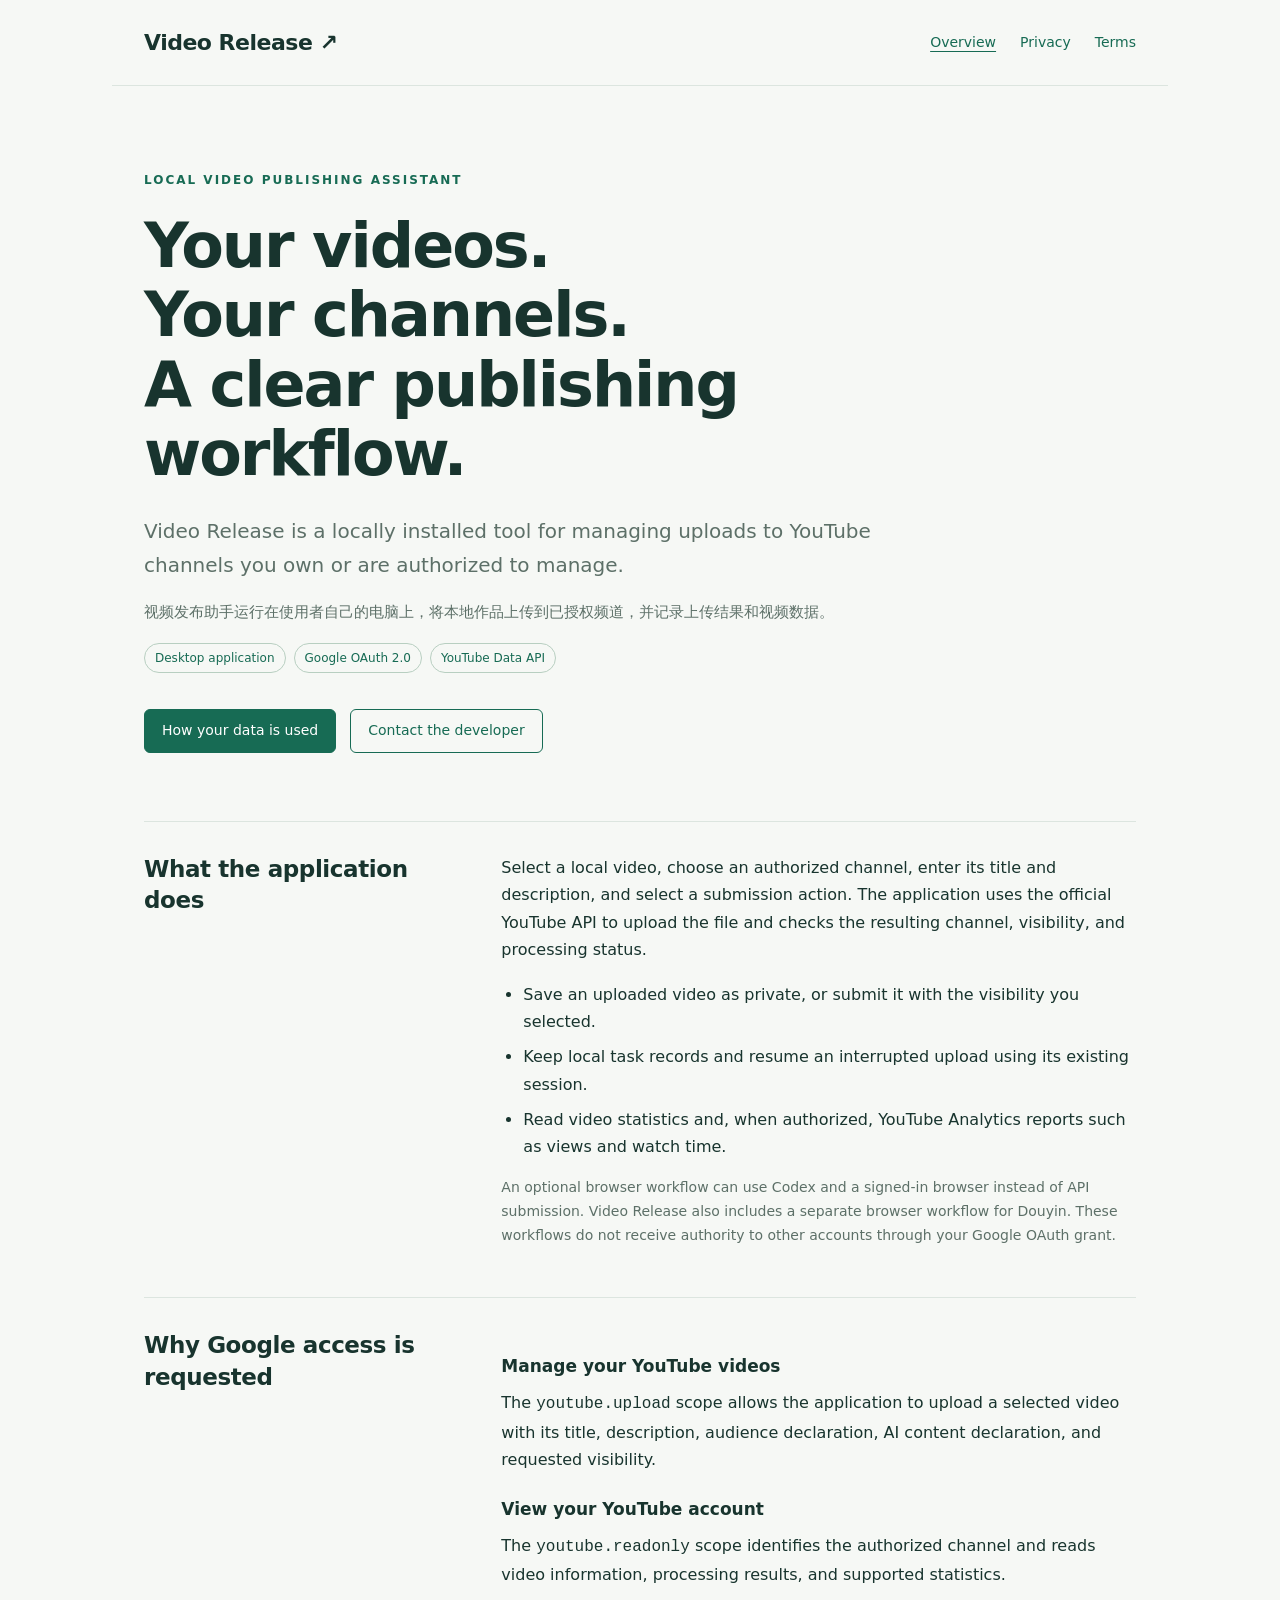
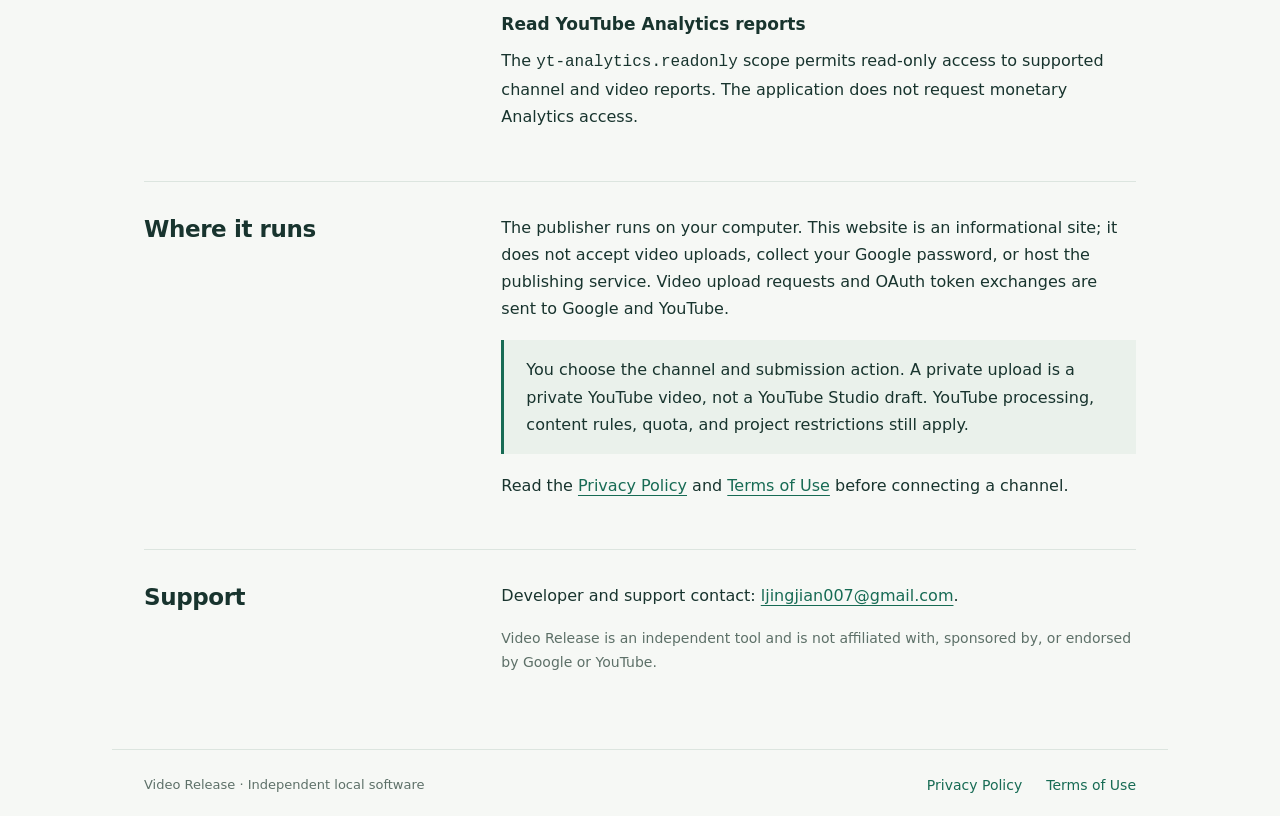
<file: index.html>
<!doctype html>
<html lang="en"><head><meta charset="utf-8"><meta name="google-site-verification" content="BJJw6mbGNAMxl_Zk59DR5GpTpWzTXizaQseOrsaJ6FQ" /><meta name="viewport" content="width=device-width, initial-scale=1"><meta name="description" content="Video Release is a local desktop assistant for uploading videos to YouTube channels you control and reviewing channel data."><title>Video Release — Local video publishing assistant</title><link rel="stylesheet" href="style.css"></head>
<body><header><a class="brand" href="index.html">Video Release ↗</a><nav aria-label="Main navigation"><a href="index.html" aria-current="page">Overview</a><a href="privacy.html">Privacy</a><a href="terms.html">Terms</a></nav></header>
<main><section class="hero"><p class="eyebrow">Local video publishing assistant</p><h1>Your videos.<br>Your channels.<br>A clear publishing workflow.</h1><p class="lead">Video Release is a locally installed tool for managing uploads to YouTube channels you own or are authorized to manage.</p><p class="zh" lang="zh-CN">视频发布助手运行在使用者自己的电脑上，将本地作品上传到已授权频道，并记录上传结果和视频数据。</p><div><span class="tag">Desktop application</span><span class="tag">Google OAuth 2.0</span><span class="tag">YouTube Data API</span></div><div class="anchor-links"><a class="button primary" href="privacy.html">How your data is used</a><a class="button" href="mailto:ljingjian007@gmail.com">Contact the developer</a></div></section>
<section class="row"><h2>What the application does</h2><div><p>Select a local video, choose an authorized channel, enter its title and description, and select a submission action. The application uses the official YouTube API to upload the file and checks the resulting channel, visibility, and processing status.</p><ul><li>Save an uploaded video as private, or submit it with the visibility you selected.</li><li>Keep local task records and resume an interrupted upload using its existing session.</li><li>Read video statistics and, when authorized, YouTube Analytics reports such as views and watch time.</li></ul><p class="subtle">An optional browser workflow can use Codex and a signed-in browser instead of API submission. Video Release also includes a separate browser workflow for Douyin. These workflows do not receive authority to other accounts through your Google OAuth grant.</p></div></section>
<section class="row"><h2>Why Google access is requested</h2><div><h3>Manage your YouTube videos</h3><p>The <code>youtube.upload</code> scope allows the application to upload a selected video with its title, description, audience declaration, AI content declaration, and requested visibility.</p><h3>View your YouTube account</h3><p>The <code>youtube.readonly</code> scope identifies the authorized channel and reads video information, processing results, and supported statistics.</p><h3>Read YouTube Analytics reports</h3><p>The <code>yt-analytics.readonly</code> scope permits read-only access to supported channel and video reports. The application does not request monetary Analytics access.</p></div></section>
<section class="row"><h2>Where it runs</h2><div><p>The publisher runs on your computer. This website is an informational site; it does not accept video uploads, collect your Google password, or host the publishing service. Video upload requests and OAuth token exchanges are sent to Google and YouTube.</p><p class="note">You choose the channel and submission action. A private upload is a private YouTube video, not a YouTube Studio draft. YouTube processing, content rules, quota, and project restrictions still apply.</p><p>Read the <a href="privacy.html">Privacy Policy</a> and <a href="terms.html">Terms of Use</a> before connecting a channel.</p></div></section>
<section class="row"><h2>Support</h2><div><p>Developer and support contact: <a href="mailto:ljingjian007@gmail.com">ljingjian007@gmail.com</a>.</p><p class="subtle">Video Release is an independent tool and is not affiliated with, sponsored by, or endorsed by Google or YouTube.</p></div></section></main>
<footer><p>Video Release · Independent local software</p><nav aria-label="Footer"><a href="privacy.html">Privacy Policy</a><a href="terms.html">Terms of Use</a></nav></footer></body></html>
</file>
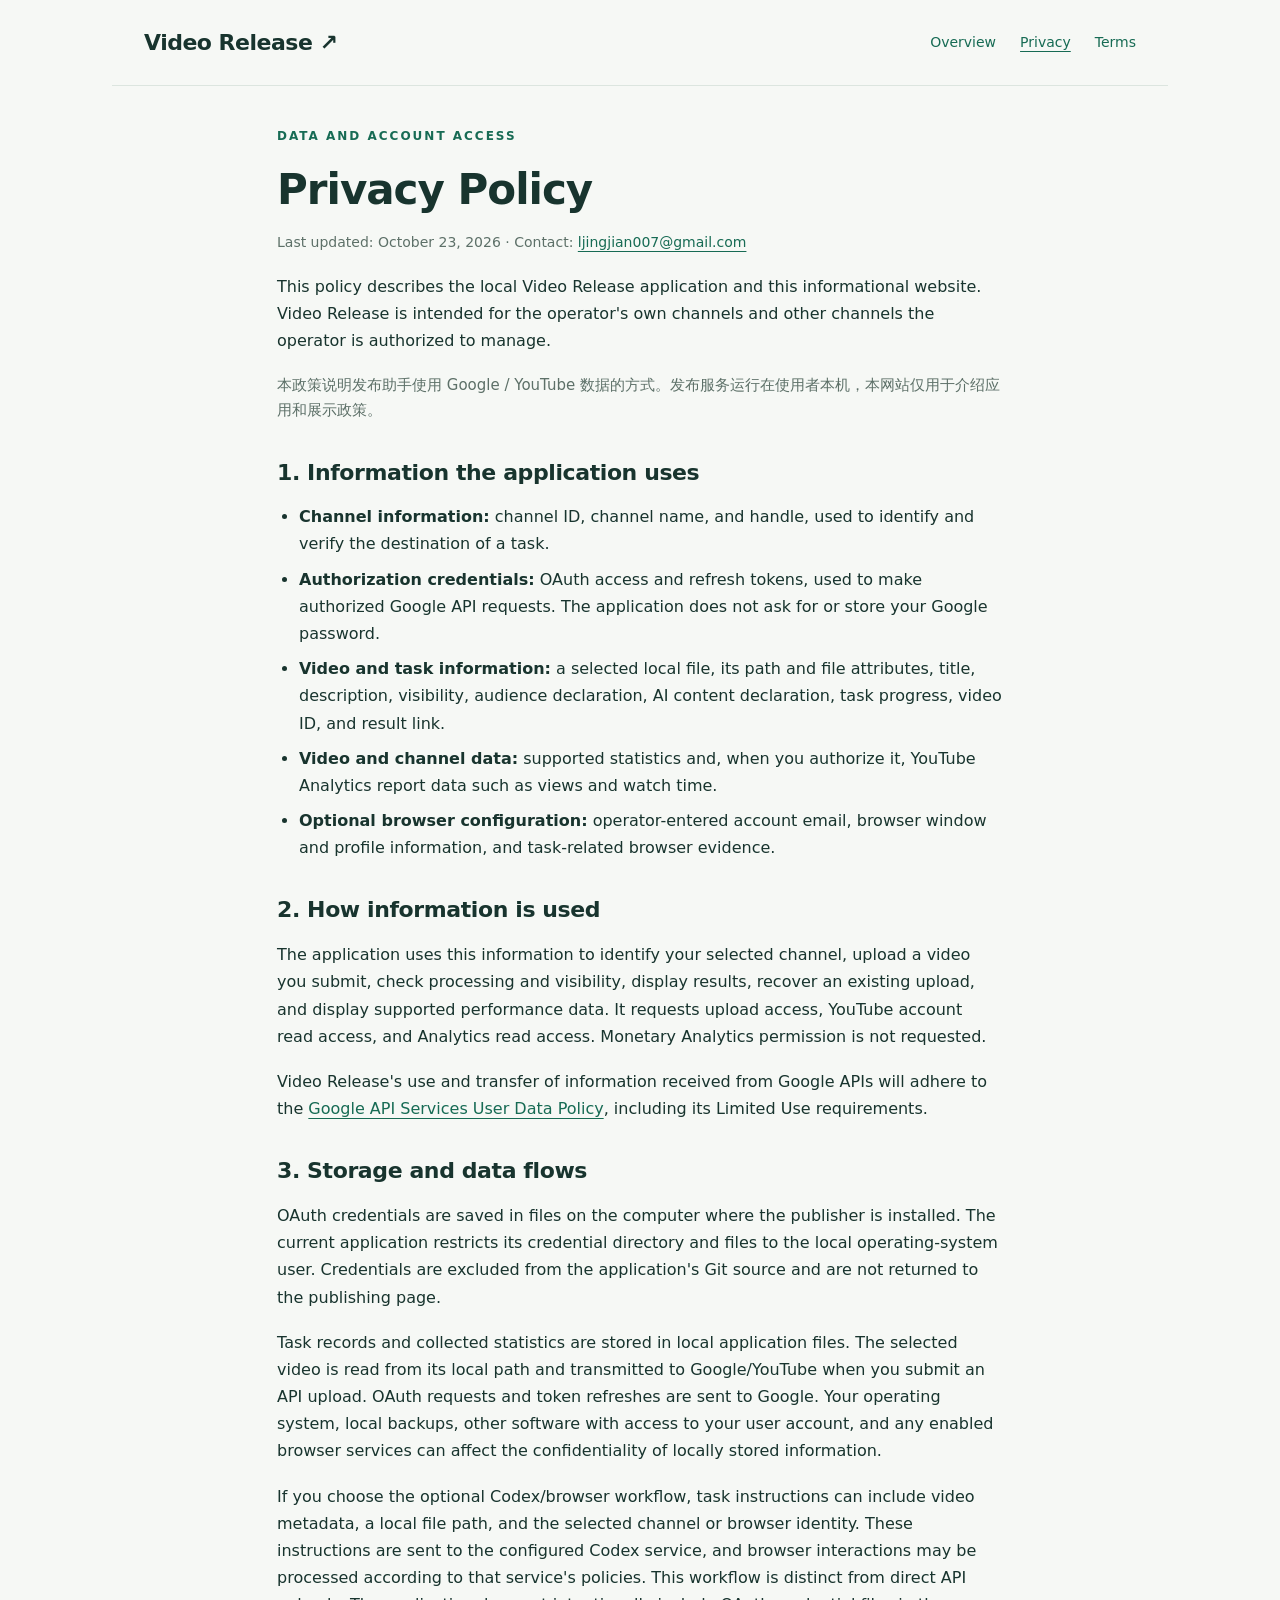
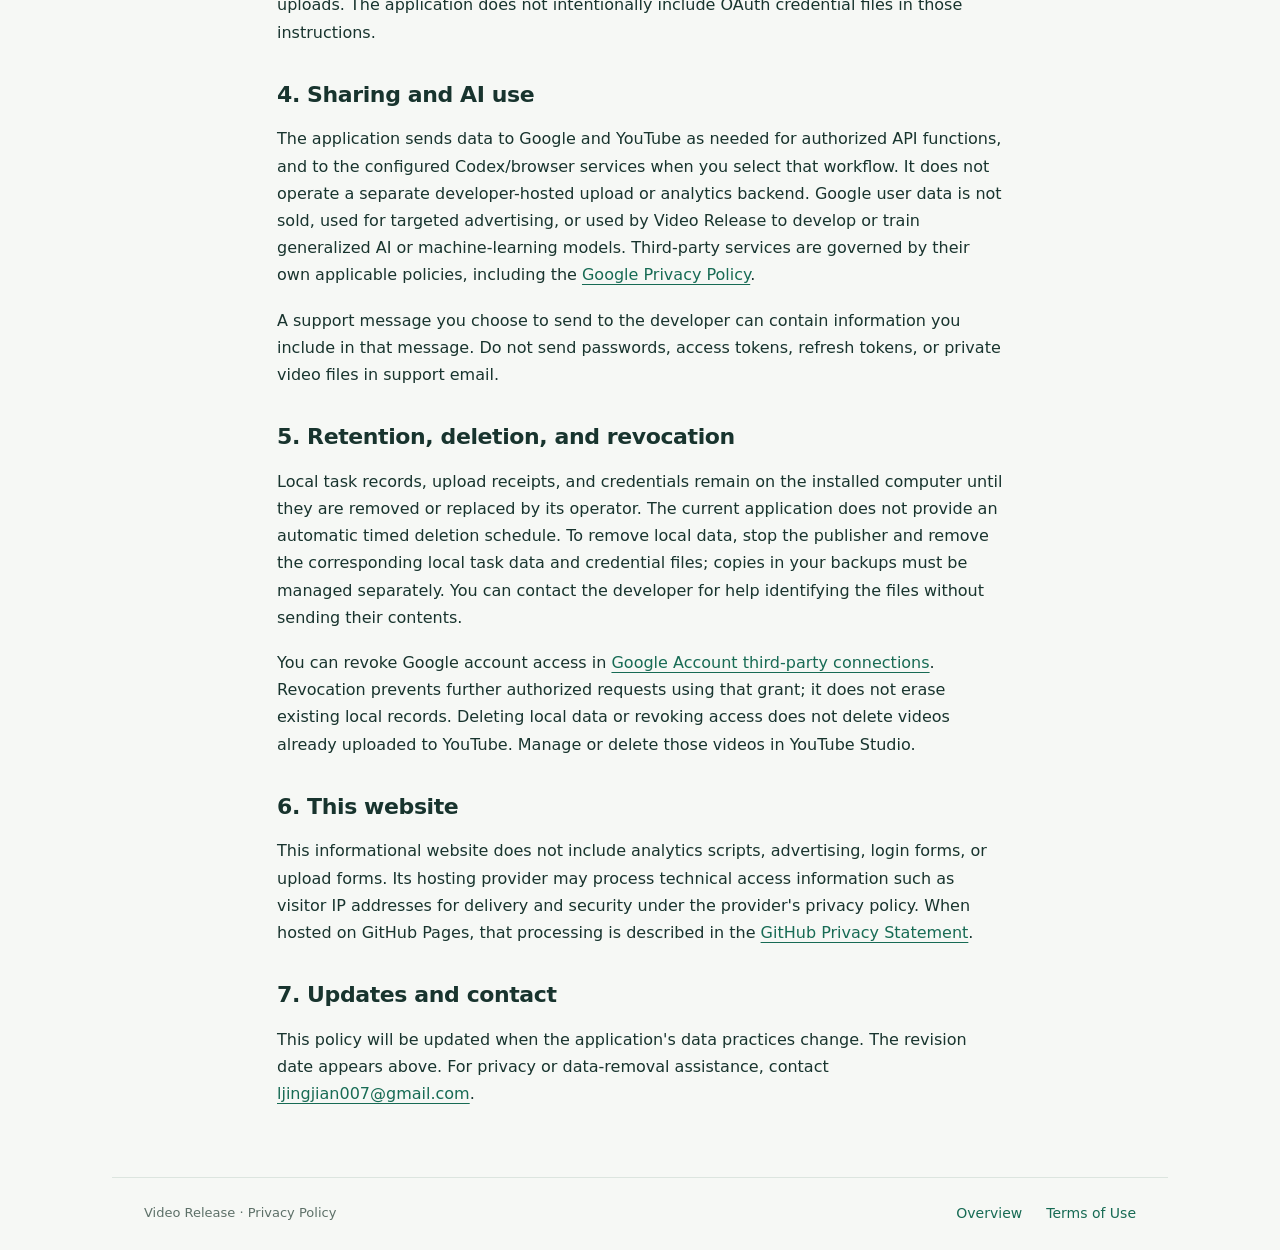
<file: privacy.html>
<!doctype html>
<html lang="en"><head><meta charset="utf-8"><meta name="viewport" content="width=device-width, initial-scale=1"><meta name="description" content="How Video Release accesses, uses, and stores Google and YouTube data."><title>Privacy Policy — Video Release</title><link rel="stylesheet" href="style.css"></head>
<body><header><a class="brand" href="index.html">Video Release ↗</a><nav aria-label="Main navigation"><a href="index.html">Overview</a><a href="privacy.html" aria-current="page">Privacy</a><a href="terms.html">Terms</a></nav></header>
<main class="document"><p class="eyebrow">Data and account access</p><h1>Privacy Policy</h1><p class="subtle">Last updated: October 23, 2026 · Contact: <a href="mailto:ljingjian007@gmail.com">ljingjian007@gmail.com</a></p><p>This policy describes the local Video Release application and this informational website. Video Release is intended for the operator's own channels and other channels the operator is authorized to manage.</p><p lang="zh-CN" class="zh">本政策说明发布助手使用 Google / YouTube 数据的方式。发布服务运行在使用者本机，本网站仅用于介绍应用和展示政策。</p>
<section><h2>1. Information the application uses</h2><ul><li><strong>Channel information:</strong> channel ID, channel name, and handle, used to identify and verify the destination of a task.</li><li><strong>Authorization credentials:</strong> OAuth access and refresh tokens, used to make authorized Google API requests. The application does not ask for or store your Google password.</li><li><strong>Video and task information:</strong> a selected local file, its path and file attributes, title, description, visibility, audience declaration, AI content declaration, task progress, video ID, and result link.</li><li><strong>Video and channel data:</strong> supported statistics and, when you authorize it, YouTube Analytics report data such as views and watch time.</li><li><strong>Optional browser configuration:</strong> operator-entered account email, browser window and profile information, and task-related browser evidence.</li></ul></section>
<section><h2>2. How information is used</h2><p>The application uses this information to identify your selected channel, upload a video you submit, check processing and visibility, display results, recover an existing upload, and display supported performance data. It requests upload access, YouTube account read access, and Analytics read access. Monetary Analytics permission is not requested.</p><p>Video Release's use and transfer of information received from Google APIs will adhere to the <a href="https://developers.google.com/terms/api-services-user-data-policy">Google API Services User Data Policy</a>, including its Limited Use requirements.</p></section>
<section><h2>3. Storage and data flows</h2><p>OAuth credentials are saved in files on the computer where the publisher is installed. The current application restricts its credential directory and files to the local operating-system user. Credentials are excluded from the application's Git source and are not returned to the publishing page.</p><p>Task records and collected statistics are stored in local application files. The selected video is read from its local path and transmitted to Google/YouTube when you submit an API upload. OAuth requests and token refreshes are sent to Google. Your operating system, local backups, other software with access to your user account, and any enabled browser services can affect the confidentiality of locally stored information.</p><p>If you choose the optional Codex/browser workflow, task instructions can include video metadata, a local file path, and the selected channel or browser identity. These instructions are sent to the configured Codex service, and browser interactions may be processed according to that service's policies. This workflow is distinct from direct API uploads. The application does not intentionally include OAuth credential files in those instructions.</p></section>
<section><h2>4. Sharing and AI use</h2><p>The application sends data to Google and YouTube as needed for authorized API functions, and to the configured Codex/browser services when you select that workflow. It does not operate a separate developer-hosted upload or analytics backend. Google user data is not sold, used for targeted advertising, or used by Video Release to develop or train generalized AI or machine-learning models. Third-party services are governed by their own applicable policies, including the <a href="https://policies.google.com/privacy">Google Privacy Policy</a>.</p><p>A support message you choose to send to the developer can contain information you include in that message. Do not send passwords, access tokens, refresh tokens, or private video files in support email.</p></section>
<section><h2>5. Retention, deletion, and revocation</h2><p>Local task records, upload receipts, and credentials remain on the installed computer until they are removed or replaced by its operator. The current application does not provide an automatic timed deletion schedule. To remove local data, stop the publisher and remove the corresponding local task data and credential files; copies in your backups must be managed separately. You can contact the developer for help identifying the files without sending their contents.</p><p>You can revoke Google account access in <a href="https://myaccount.google.com/connections">Google Account third-party connections</a>. Revocation prevents further authorized requests using that grant; it does not erase existing local records. Deleting local data or revoking access does not delete videos already uploaded to YouTube. Manage or delete those videos in YouTube Studio.</p></section>
<section><h2>6. This website</h2><p>This informational website does not include analytics scripts, advertising, login forms, or upload forms. Its hosting provider may process technical access information such as visitor IP addresses for delivery and security under the provider's privacy policy. When hosted on GitHub Pages, that processing is described in the <a href="https://docs.github.com/en/site-policy/privacy-policies/github-general-privacy-statement">GitHub Privacy Statement</a>.</p></section>
<section><h2>7. Updates and contact</h2><p>This policy will be updated when the application's data practices change. The revision date appears above. For privacy or data-removal assistance, contact <a href="mailto:ljingjian007@gmail.com">ljingjian007@gmail.com</a>.</p></section></main>
<footer><p>Video Release · Privacy Policy</p><nav aria-label="Footer"><a href="index.html">Overview</a><a href="terms.html">Terms of Use</a></nav></footer></body></html>
</file>
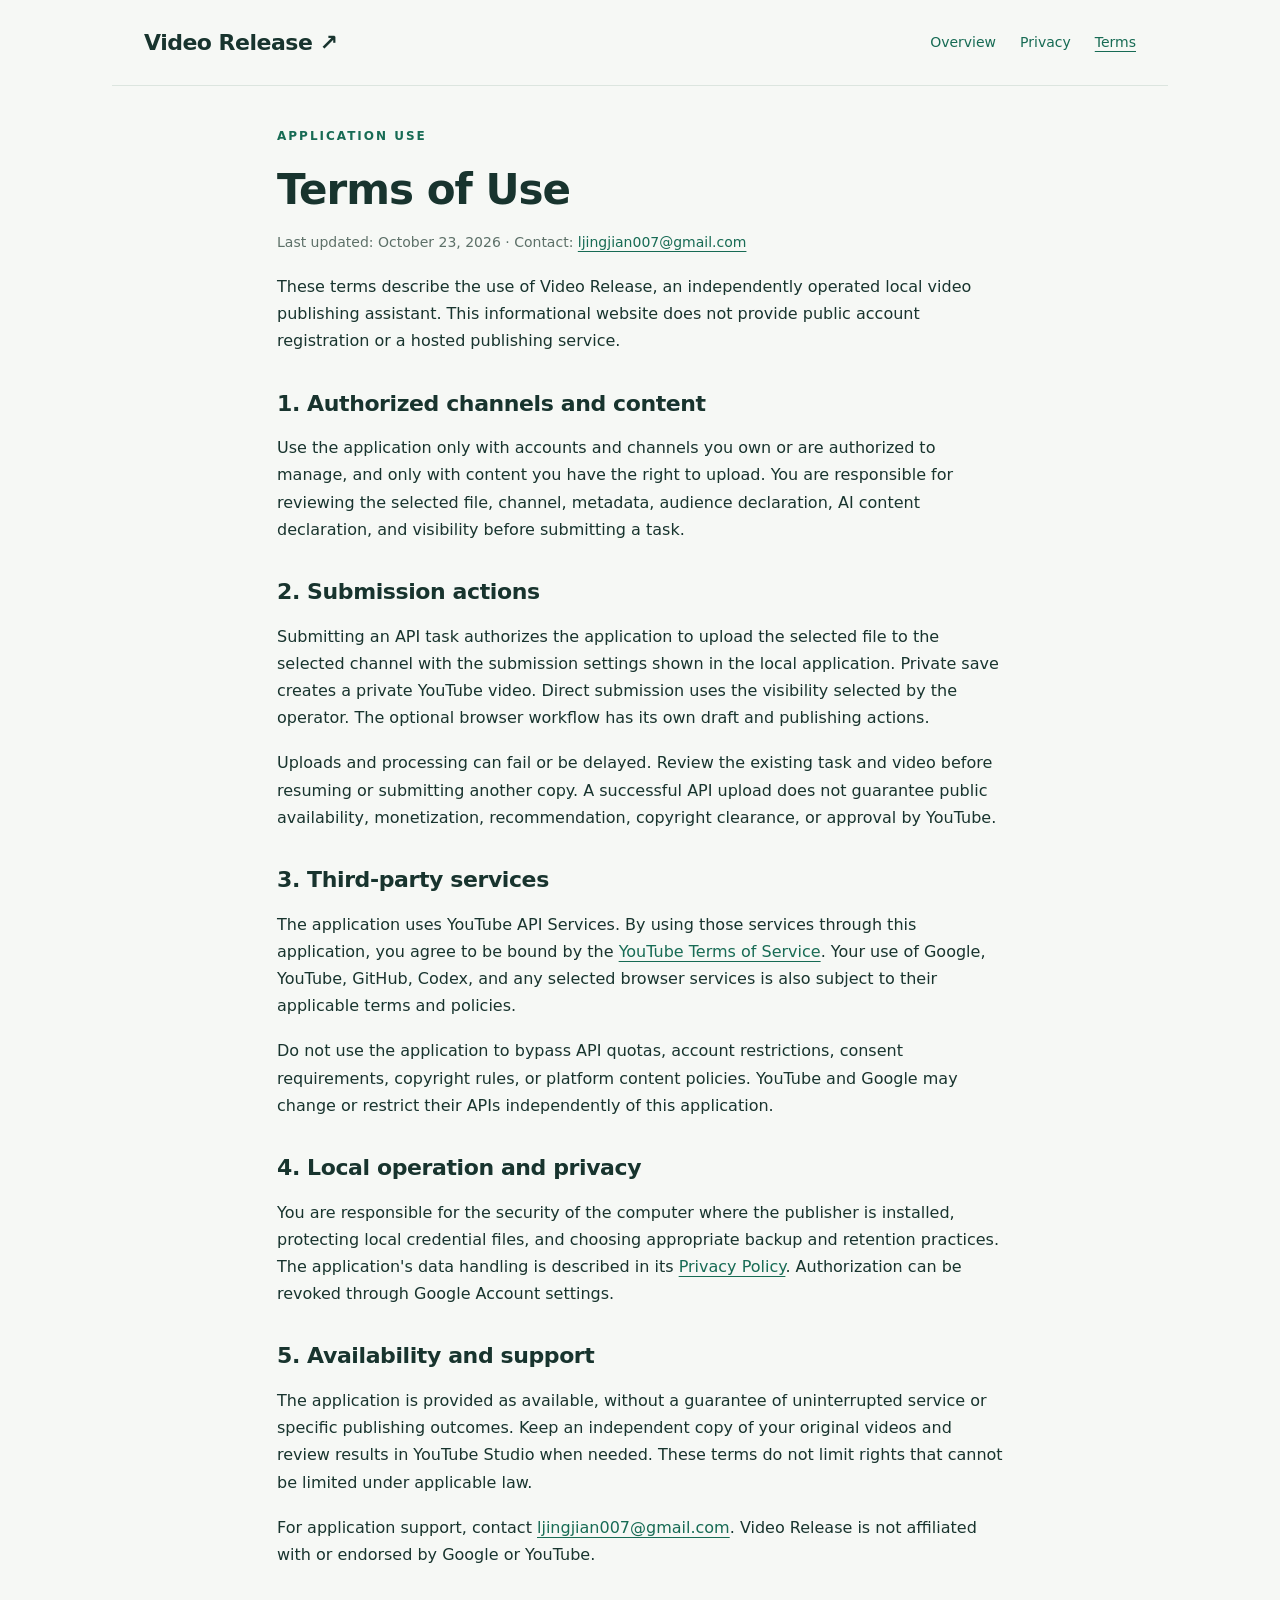
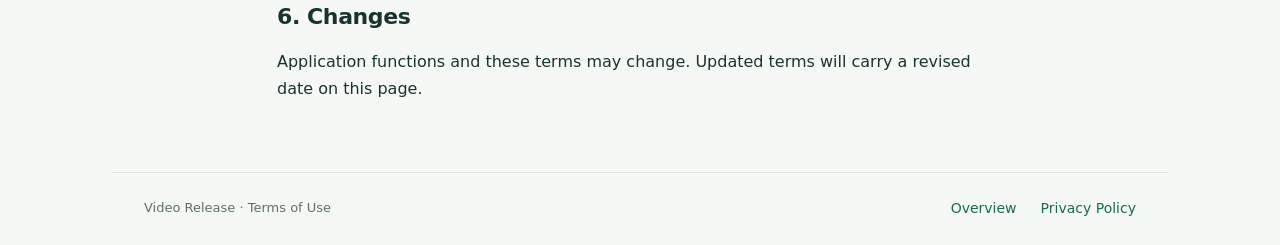
<file: terms.html>
<!doctype html>
<html lang="en"><head><meta charset="utf-8"><meta name="viewport" content="width=device-width, initial-scale=1"><meta name="description" content="Terms for using the local Video Release publishing assistant."><title>Terms of Use — Video Release</title><link rel="stylesheet" href="style.css"></head>
<body><header><a class="brand" href="index.html">Video Release ↗</a><nav aria-label="Main navigation"><a href="index.html">Overview</a><a href="privacy.html">Privacy</a><a href="terms.html" aria-current="page">Terms</a></nav></header>
<main class="document"><p class="eyebrow">Application use</p><h1>Terms of Use</h1><p class="subtle">Last updated: October 23, 2026 · Contact: <a href="mailto:ljingjian007@gmail.com">ljingjian007@gmail.com</a></p><p>These terms describe the use of Video Release, an independently operated local video publishing assistant. This informational website does not provide public account registration or a hosted publishing service.</p>
<section><h2>1. Authorized channels and content</h2><p>Use the application only with accounts and channels you own or are authorized to manage, and only with content you have the right to upload. You are responsible for reviewing the selected file, channel, metadata, audience declaration, AI content declaration, and visibility before submitting a task.</p></section>
<section><h2>2. Submission actions</h2><p>Submitting an API task authorizes the application to upload the selected file to the selected channel with the submission settings shown in the local application. Private save creates a private YouTube video. Direct submission uses the visibility selected by the operator. The optional browser workflow has its own draft and publishing actions.</p><p>Uploads and processing can fail or be delayed. Review the existing task and video before resuming or submitting another copy. A successful API upload does not guarantee public availability, monetization, recommendation, copyright clearance, or approval by YouTube.</p></section>
<section><h2>3. Third-party services</h2><p>The application uses YouTube API Services. By using those services through this application, you agree to be bound by the <a href="https://www.youtube.com/t/terms">YouTube Terms of Service</a>. Your use of Google, YouTube, GitHub, Codex, and any selected browser services is also subject to their applicable terms and policies.</p><p>Do not use the application to bypass API quotas, account restrictions, consent requirements, copyright rules, or platform content policies. YouTube and Google may change or restrict their APIs independently of this application.</p></section>
<section><h2>4. Local operation and privacy</h2><p>You are responsible for the security of the computer where the publisher is installed, protecting local credential files, and choosing appropriate backup and retention practices. The application's data handling is described in its <a href="privacy.html">Privacy Policy</a>. Authorization can be revoked through Google Account settings.</p></section>
<section><h2>5. Availability and support</h2><p>The application is provided as available, without a guarantee of uninterrupted service or specific publishing outcomes. Keep an independent copy of your original videos and review results in YouTube Studio when needed. These terms do not limit rights that cannot be limited under applicable law.</p><p>For application support, contact <a href="mailto:ljingjian007@gmail.com">ljingjian007@gmail.com</a>. Video Release is not affiliated with or endorsed by Google or YouTube.</p></section>
<section><h2>6. Changes</h2><p>Application functions and these terms may change. Updated terms will carry a revised date on this page.</p></section></main><footer><p>Video Release · Terms of Use</p><nav aria-label="Footer"><a href="index.html">Overview</a><a href="privacy.html">Privacy Policy</a></nav></footer></body></html>
</file>
<file: style.css>
:root{color-scheme:light;--ink:#18342e;--muted:#5d7068;--line:#dce5df;--paper:#f6f8f5;--accent:#176b54;font:16px/1.7 system-ui,-apple-system,BlinkMacSystemFont,"Segoe UI","PingFang SC",sans-serif}*{box-sizing:border-box}body{margin:0;background:var(--paper);color:var(--ink)}a{color:var(--accent);text-underline-offset:4px}a:focus-visible{outline:3px solid #b1cbbd;outline-offset:5px}header,main,footer{max-width:1056px;margin:auto;padding:24px 32px}header{display:flex;align-items:center;justify-content:space-between;gap:24px;border-bottom:1px solid var(--line)}.brand{font-weight:750;letter-spacing:-.5px;font-size:22px;text-decoration:none;color:var(--ink)}nav{display:flex;gap:24px;flex-wrap:wrap}nav a{font-size:14px;text-decoration:none}nav a[aria-current]{text-decoration:underline}.eyebrow{letter-spacing:2px;text-transform:uppercase;font-size:12px;color:var(--accent);font-weight:650}.hero{padding:60px 0 40px}.hero h1{max-width:760px;font-size:clamp(36px,5vw,62px);line-height:1.12;letter-spacing:-2px;margin:20px 0 25px}.lead{font-size:20px;max-width:740px;color:var(--muted)}.tag{display:inline-block;font-size:12px;padding:4px 10px;border:1px solid #b8cfc1;border-radius:20px;margin:0 8px 8px 0;color:var(--accent)}.row{display:grid;grid-template-columns:1fr 2fr;gap:40px;padding:32px 0;border-top:1px solid var(--line)}h2{font-size:23px;line-height:1.35;margin:0 0 16px;letter-spacing:-.4px}h3{font-size:17px;margin:22px 0 8px}p{margin:0 0 18px}ul,ol{padding-left:22px}li{margin-bottom:8px}.note{border-left:3px solid var(--accent);padding:16px 22px;background:#eaf1eb}.subtle{font-size:14px;color:var(--muted)}.document{max-width:790px;padding-top:40px;padding-bottom:36px}.document h1{font-size:42px;letter-spacing:-1px;line-height:1.2;margin:12px 0 16px}.document section{margin:34px 0}.document h2{font-size:22px}.document a{overflow-wrap:anywhere}.anchor-links{display:flex;flex-wrap:wrap;gap:14px;margin:28px 0}.button{padding:9px 17px;border:1px solid var(--accent);border-radius:6px;text-decoration:none;font-size:14px}.button.primary{background:var(--accent);color:#fff}footer{border-top:1px solid var(--line);font-size:13px;color:var(--muted);display:flex;justify-content:space-between;gap:24px;flex-wrap:wrap}footer p{margin:0}.zh{color:var(--muted);font-size:15px}@media(max-width:650px){header,main,footer{padding-left:22px;padding-right:22px}header{align-items:start;flex-direction:column;gap:12px}nav{gap:18px}.hero{padding-top:36px}.hero h1{letter-spacing:-1.1px}.lead{font-size:18px}.row{grid-template-columns:1fr;gap:12px;padding:26px 0}.document h1{font-size:34px}}
</file>
